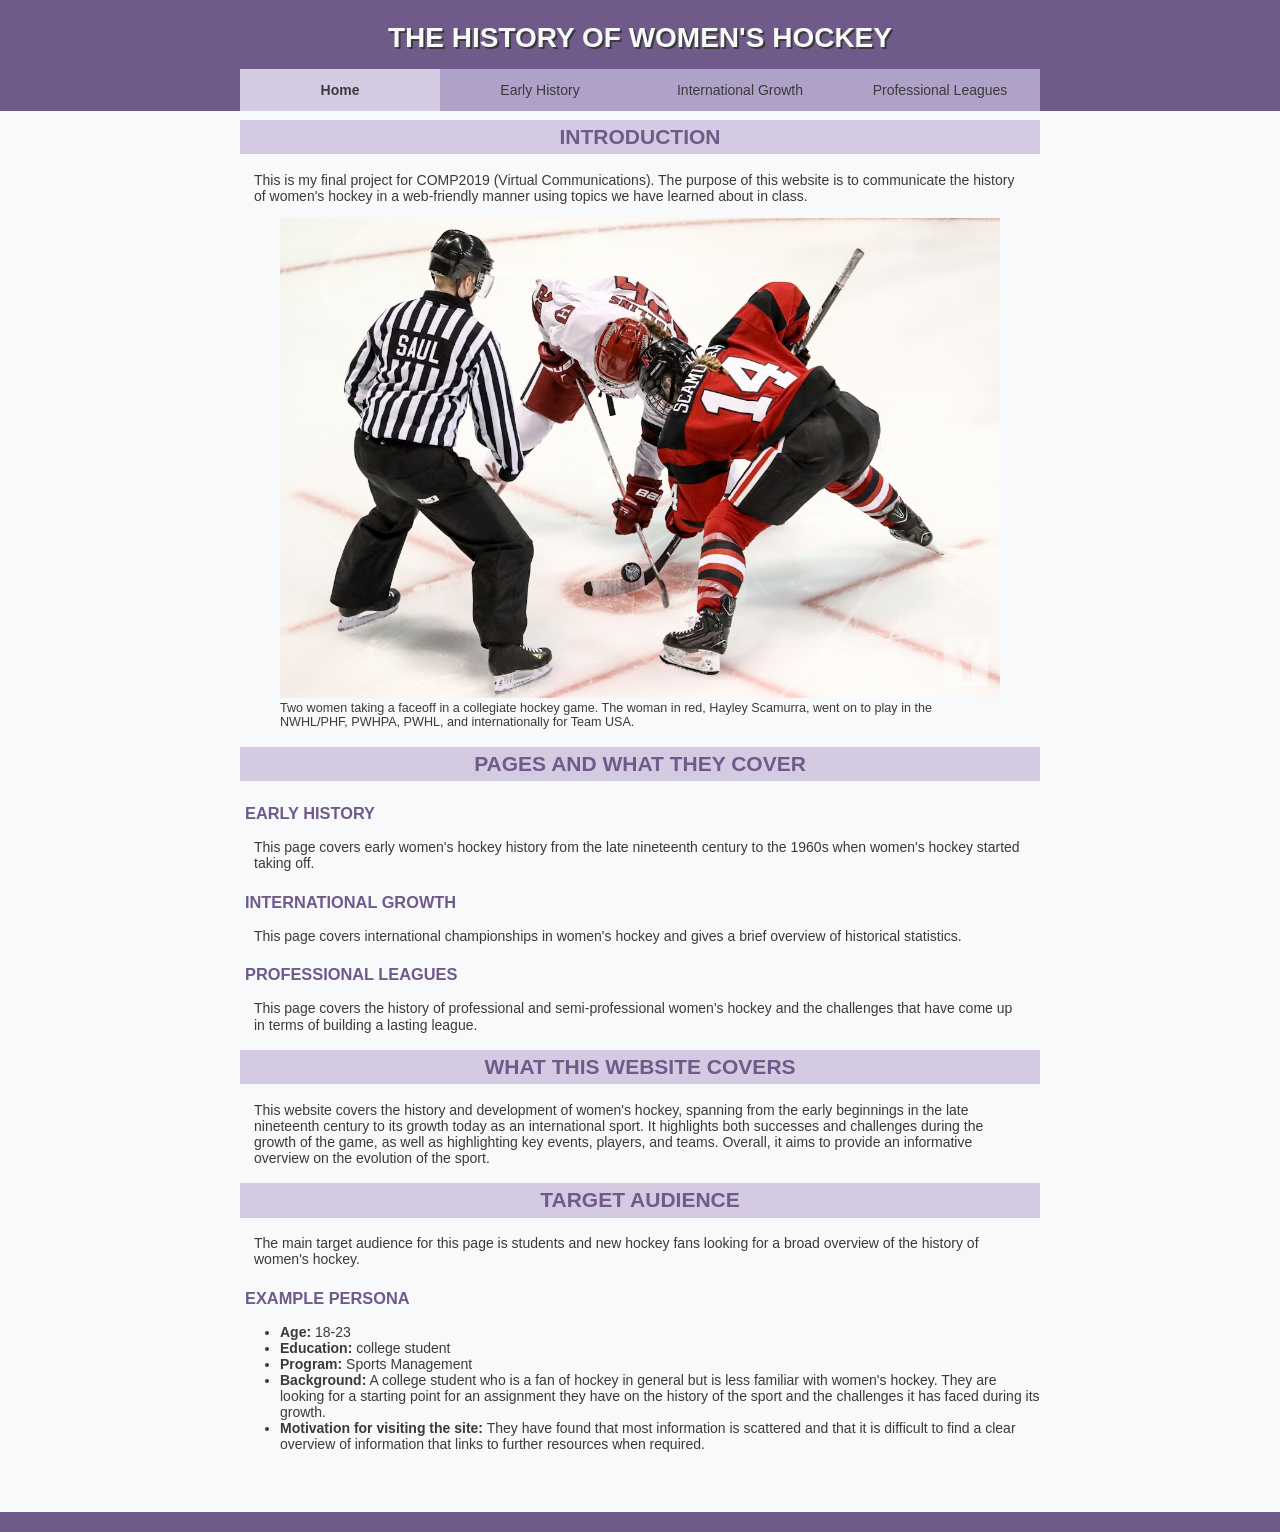
<file: index.html>
<!DOCTYPE html>
<html lang="en">
<head>
    <meta charset="UTF-8">
    <meta name="viewport" content="width=device-width, initial-scale=1.0">
    <title>Home - COMM2019 Assignment</title>
    <link href="css/normalize.css" rel="stylesheet">
    <link href="css/styles.css" rel="stylesheet">
</head>
<body>
    <header>
        <h1>The History of Women's Hockey</h1>
        <nav>
            <ul>
                <li><a href="index.html" id="selected">Home</a></li>
                <li><a href="womens-hockey-history.html">Early History</a></li>
                <li><a href="international-growth.html">International Growth</a></li>
                <li><a href="professional-leagues.html">Professional Leagues</a></li>
            </ul>
        </nav>
    </header>
    <main>
        <div class="container">
            <section id="topic-intro">
                <h2>Introduction</h2>
                <p>This is my final project for COMP2019 (Virtual Communications). The purpose of this website is to communicate the history of women's hockey in a web-friendly manner using topics we have learned about in class.</p>
            </section>
            <figure>
                <img src="images/collegiate-hockey.png" alt="A photo of two women playing hockey at the collegiate level.">
                <figcaption>Two women taking a faceoff in a collegiate hockey game. The woman in red, Hayley Scamurra, went on to play in the NWHL/PHF, PWHPA, PWHL, and internationally for Team USA. </figcaption>
            </figure>
            <section>
                <h2>Pages and what they cover</h2>
                <h3>Early History</h3>
                <p>This page covers early women's hockey history from the late nineteenth century to the 1960s when women's hockey started taking off.</p>
                <h3>International Growth</h3>
                <p>This page covers international championships in women's hockey and gives a brief overview of historical statistics.</p>
                <h3>Professional Leagues</h3>
                <p>This page covers the history of professional and semi-professional women's hockey and the challenges that have come up in terms of building a lasting league.</p>
            </section>
            <section>
                <h2>What this website covers</h2>
                <p>This website covers the history and development of women's hockey, spanning from the early beginnings in the late nineteenth century to its growth today as an international sport. It highlights both successes and challenges during the growth of the game, as well as highlighting key events, players, and teams. Overall, it aims to provide an informative overview on the evolution of the sport.</p>
            </section>
            <section>
                <h2>Target Audience</h2>
                <p>The main target audience for this page is students and new hockey fans looking for a broad overview of the history of women's hockey.</p>
                <h3>Example Persona</h3>
                <ul>
                    <li><b>Age:</b> 18-23</li>
                    <li><b>Education:</b> college student</li>
                    <li><b>Program:</b> Sports Management</li>
                    <li><b>Background:</b> A college student who is a fan of hockey in general but is less familiar with women's hockey. They are looking for a starting point for an assignment they have on the history of the sport and the challenges it has faced during its growth.</li>
                    <li><b>Motivation for visiting the site:</b> They have found that most information is scattered and that it is difficult to find a clear overview of information that links to further resources when required.</li>
                </ul>
            </section>
        </div>
    </main>
    <footer>

    </footer>
</body>
</html>
</file>
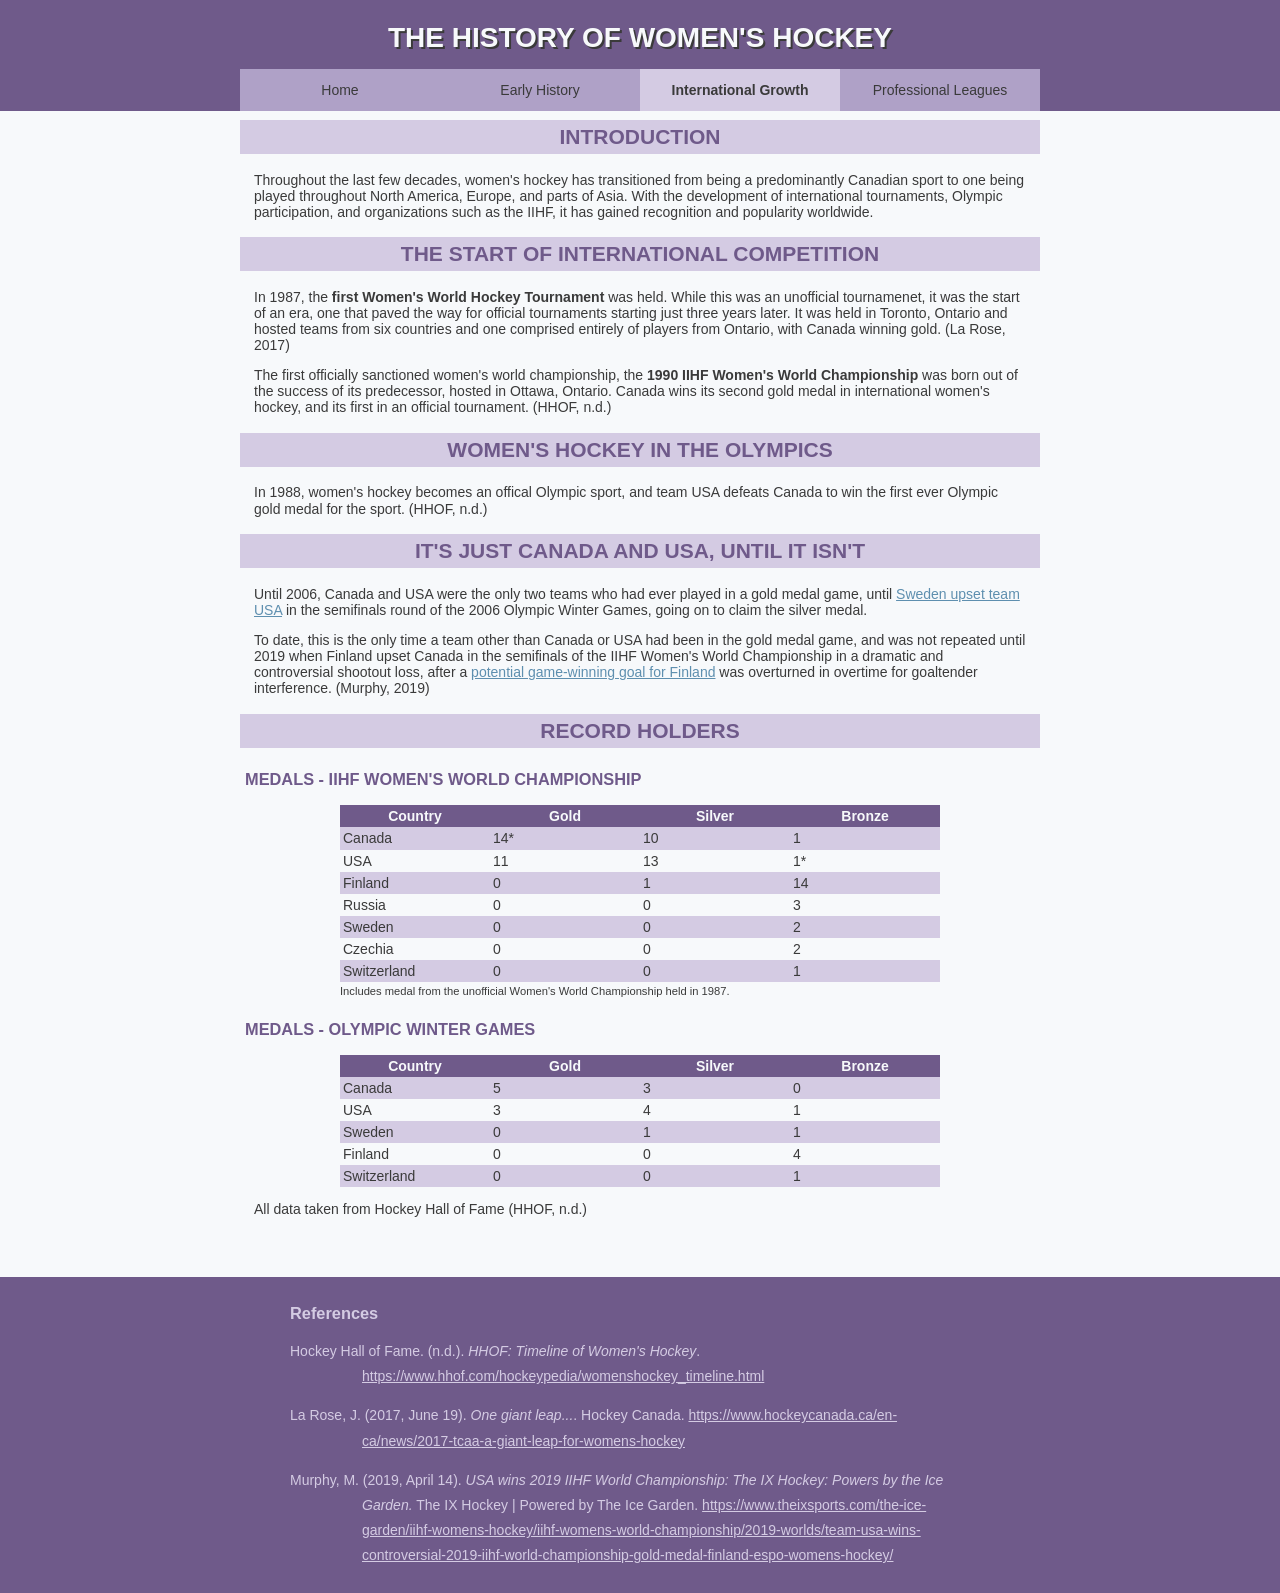
<file: international-growth.html>
<!DOCTYPE html>
<html lang="en">
<head>
    <meta charset="UTF-8">
    <meta name="viewport" content="width=device-width, initial-scale=1.0">
    <title>International Growth - COMM2019 Assignment</title>
    <link href="css/normalize.css" rel="stylesheet">
    <link href="css/styles.css" rel="stylesheet">
</head>
<body>
    <header>
        <h1>The History of Women's Hockey</h1>
        <nav>
            <ul>
                <li><a href="index.html">Home</a></li>
                <li><a href="womens-hockey-history.html">Early History</a></li>
                <li><a href="international-growth.html" id="selected">International Growth</a></li>
                <li><a href="professional-leagues.html">Professional Leagues</a></li>
            </ul>
        </nav>
    </header>
    <main>
        <div class="container">
            <section id="topic-intro">
                <h2>Introduction</h2>
                <p>Throughout the last few decades, women's hockey has transitioned from being a predominantly Canadian sport to one being played throughout North America, Europe, and parts of Asia. With the development of international tournaments, Olympic participation, and organizations such as the IIHF, it has gained recognition and popularity worldwide. </p>
            </section>
            <section>
                <h2>The Start of International Competition</h2>
                <p>In 1987, the <strong>first Women's World Hockey Tournament</strong> was held. While this was an unofficial tournamenet, it was the start of an era, one that paved the way for official tournaments starting just three years later. It was held in Toronto, Ontario and hosted teams from six countries and one comprised entirely of players from Ontario, with Canada winning gold. (La Rose, 2017)</p>
                <p>The first officially sanctioned women's world championship, the <strong>1990 IIHF Women's World Championship</strong> was born out of the success of its predecessor, hosted in Ottawa, Ontario. Canada wins its second gold medal in international women's hockey, and its first in an official tournament. (HHOF, n.d.)</p>
            </section>
            <section>
                <h2>Women's Hockey in the Olympics</h2>
                <p>In 1988, women's hockey becomes an offical Olympic sport, and team USA defeats Canada to win the first ever Olympic gold medal for the sport. (HHOF, n.d.)</p>
            </section>
            <section>
                <h2>It's just Canada and USA, Until it Isn't</h2>
                <p>Until 2006, Canada and USA were the only two teams who had ever played in a gold medal game, until <a href="https://www.youtube.com/watch?v=XwVUHwEyJfg">Sweden upset team USA</a> in the semifinals round of the 2006 Olympic Winter Games, going on to claim the silver medal.</p>
                <p>To date, this is the only time a team other than Canada or USA had been in the gold medal game, and was not repeated until 2019 when Finland upset Canada in the semifinals of the IIHF Women's World Championship in a dramatic and controversial shootout loss, after a <a href="https://www.youtube.com/watch?v=TYcIdr7y_ew">potential game-winning goal for Finland</a> was overturned in overtime for goaltender interference. (Murphy, 2019)</p>
            </section>
            <section>
                <h2>Record Holders</h2>
                <h3>Medals - IIHF Women's World Championship</h3>
                <div>
                    <table>
                    <tr>
                        <th>Country</th>
                        <th>Gold</th>
                        <th>Silver</th>
                        <th>Bronze</th>
                    </tr>
                    <tr>
                        <td>Canada</td>
                        <td>14*</td>
                        <td>10</td>
                        <td>1</td>
                    </tr>
                    <tr>
                        <td>USA</td>
                        <td>11</td>
                        <td>13</td>
                        <td>1*</td>
                    </tr>
                    <tr>
                        <td>Finland</td>
                        <td>0</td>
                        <td>1</td>
                        <td>14</td>
                    </tr>
                    <tr>
                        <td>Russia</td>
                        <td>0</td>
                        <td>0</td>
                        <td>3</td>
                    </tr>
                    <tr>
                        <td>Sweden</td>
                        <td>0</td>
                        <td>0</td>
                        <td>2</td>
                    </tr>
                    <tr>
                        <td>Czechia</td>
                        <td>0</td>
                        <td>0</td>
                        <td>2</td>
                    </tr>
                    <tr>
                        <td>Switzerland</td>
                        <td>0</td>
                        <td>0</td>
                        <td>1</td>
                    </tr>
                    </table>
                    <small>Includes medal from the unofficial Women's World Championship held in 1987.</small>
                </div>
                <h3>Medals - Olympic Winter Games</h3>
                <div>
                    <table>
                        <tr>
                            <th>Country</th>
                            <th>Gold</th>
                            <th>Silver</th>
                            <th>Bronze</th>
                        </tr>
                        <tr>
                            <td>Canada</td>
                            <td>5</td>
                            <td>3</td>
                            <td>0</td>
                        </tr>
                        <tr>
                            <td>USA</td>
                            <td>3</td>
                            <td>4</td>
                            <td>1</td>
                        </tr>
                        <tr>
                            <td>Sweden</td>
                            <td>0</td>
                            <td>1</td>
                            <td>1</td>
                        </tr>
                        <tr>
                            <td>Finland</td>
                            <td>0</td>
                            <td>0</td>
                            <td>4</td>
                        </tr>
                        <tr>
                            <td>Switzerland</td>
                            <td>0</td>
                            <td>0</td>
                            <td>1</td>
                        </tr>
                    </table>
                </div>
                <p>All data taken from Hockey Hall of Fame (HHOF, n.d.)</p>
            </section>
        
        </div>
    </main>
    <footer>
        <div id="references">
            <h3>References</h3>
            <p>Hockey Hall of Fame. (n.d.). <i>HHOF: Timeline of Women's Hockey</i>. <a href="https://www.hhof.com/hockeypedia/womenshockey_timeline.html">https://www.hhof.com/hockeypedia/womenshockey_timeline.html</a></p>
            <p>La Rose, J. (2017, June 19). <i>One giant leap...</i>. Hockey Canada. <a href="https://www.hockeycanada.ca/en-ca/news/2017-tcaa-a-giant-leap-for-womens-hockey">https://www.hockeycanada.ca/en-ca/news/2017-tcaa-a-giant-leap-for-womens-hockey</a></p>
            <p>Murphy, M. (2019, April 14). <i>USA wins 2019 IIHF World Championship: The IX Hockey: Powers by the Ice Garden.</i> The IX Hockey | Powered by The Ice Garden. <a href="https://www.theixsports.com/the-ice-garden/iihf-womens-hockey/iihf-womens-world-championship/2019-worlds/team-usa-wins-controversial-2019-iihf-world-championship-gold-medal-finland-espo-womens-hockey/">https://www.theixsports.com/the-ice-garden/iihf-womens-hockey/iihf-womens-world-championship/2019-worlds/team-usa-wins-controversial-2019-iihf-world-championship-gold-medal-finland-espo-womens-hockey/</a></p>
        </div>
    </footer>
</body>
</html>
</file>
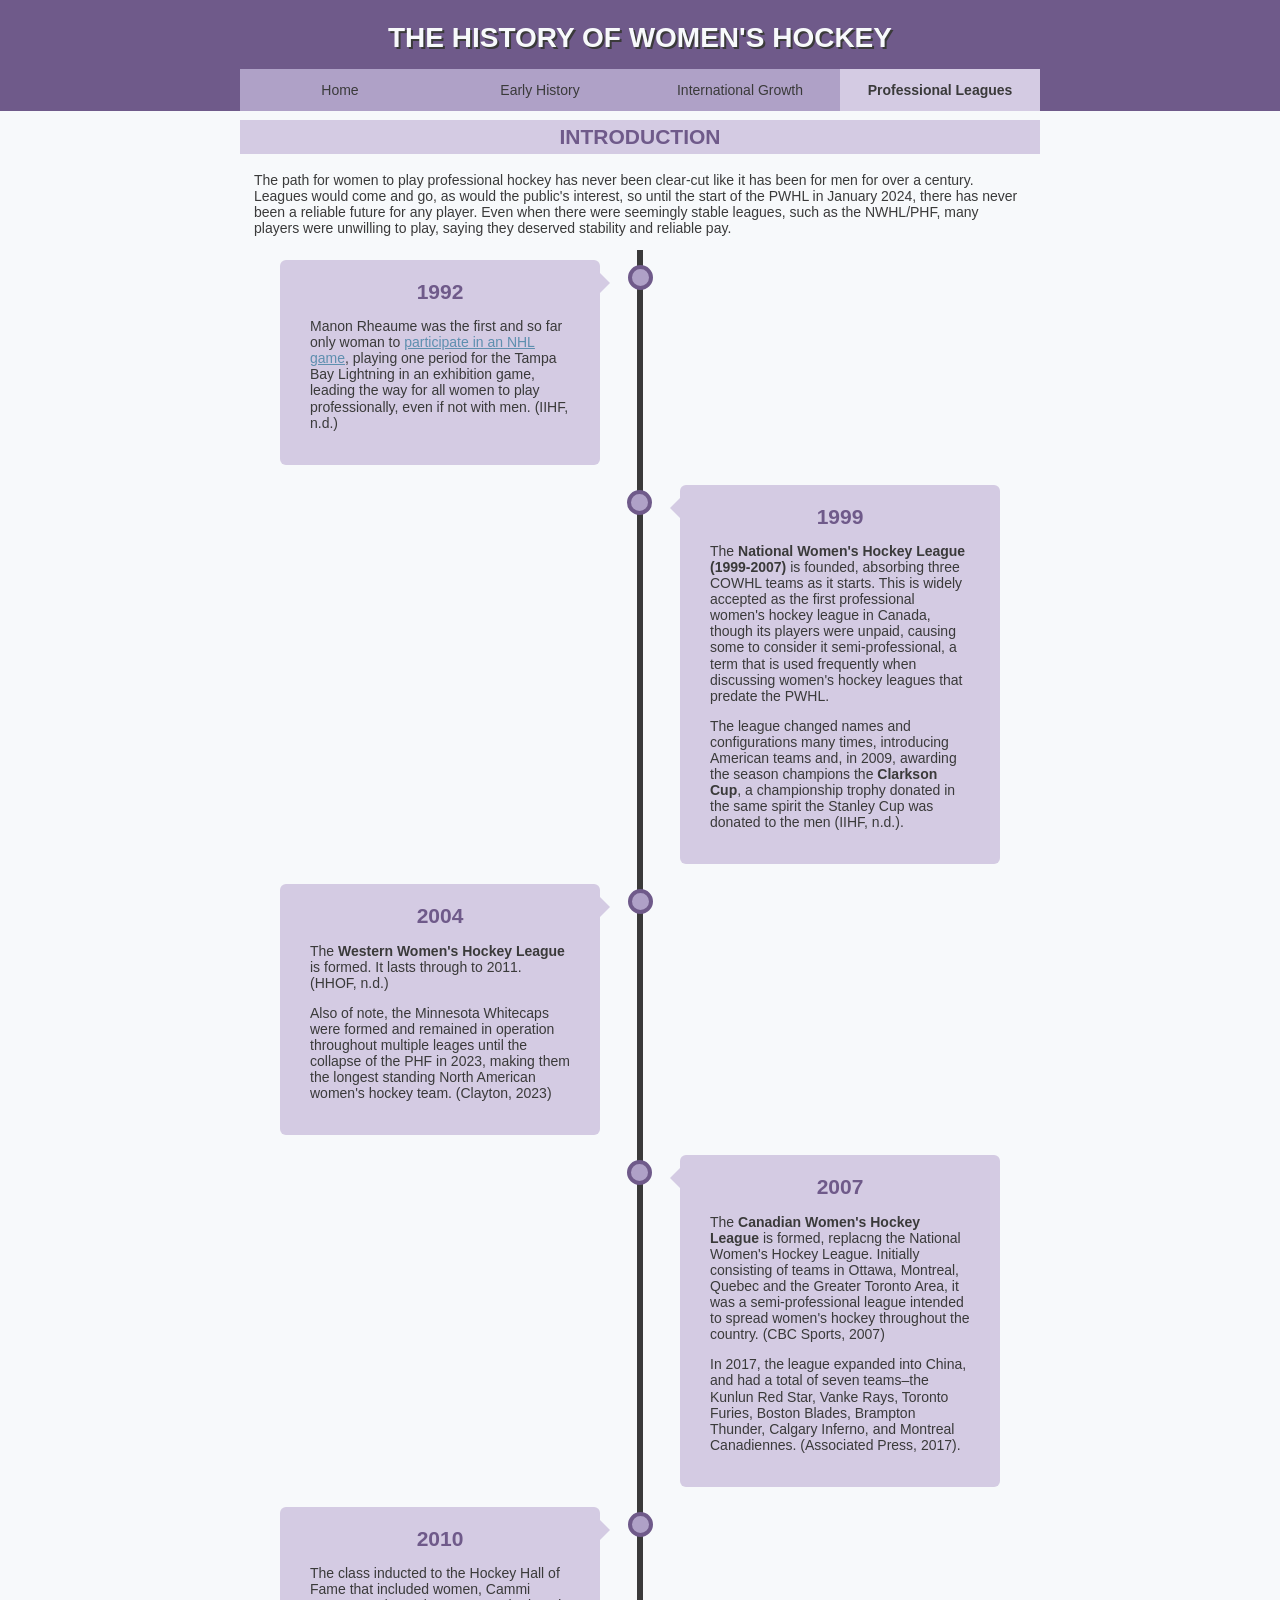
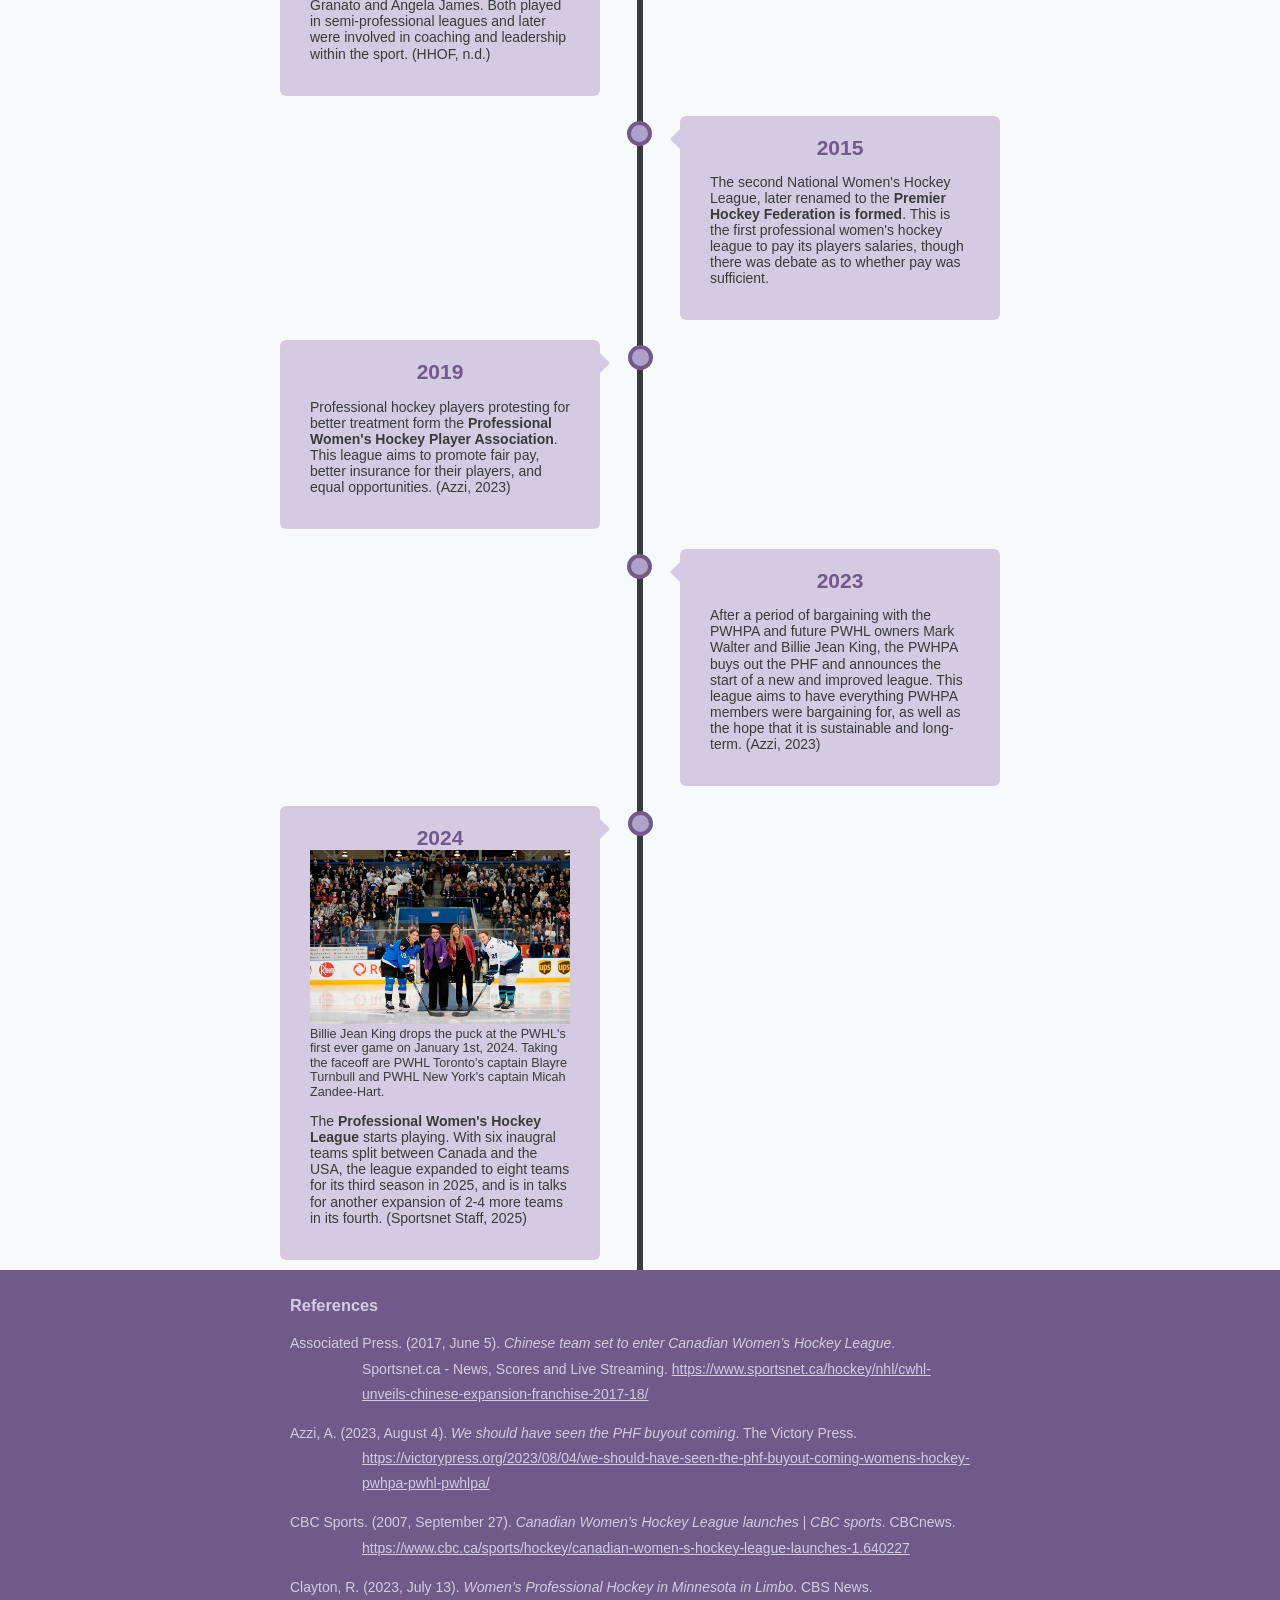
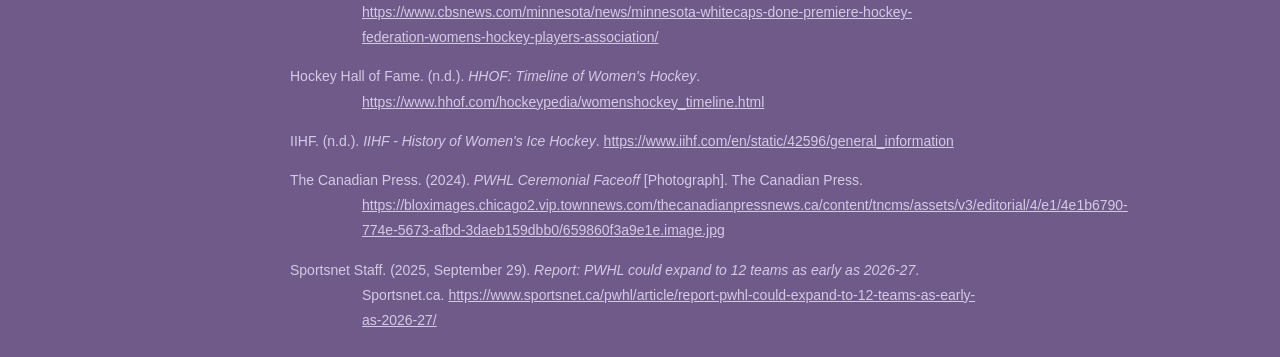
<file: professional-leagues.html>
<!DOCTYPE html>
<html lang="en">
<head>
    <meta charset="UTF-8">
    <meta name="viewport" content="width=device-width, initial-scale=1.0">
    <title>Professional Leagues - COMM2019 Assignment</title>
    <link href="css/normalize.css" rel="stylesheet">
    <link href="css/styles.css" rel="stylesheet">
</head>
<body>
    <header>
        <h1>The History of Women's Hockey</h1>
        <nav>
            <ul>
                <li><a href="index.html">Home</a></li>
                <li><a href="womens-hockey-history.html">Early History</a></li>
                <li><a href="international-growth.html">International Growth</a></li>
                <li><a href="professional-leagues.html" id="selected">Professional Leagues</a></li>
            </ul>
        </nav>
    </header>
    <main>
        <div class="container">
            <section>
                <h2>Introduction</h2>
                <p>The path for women to play professional hockey has never been clear-cut like it has been for men for over a century. Leagues would come and go, as would the public's interest, so until the start of the PWHL in January 2024, there has never been a reliable future for any player. Even when there were seemingly stable leagues, such as the NWHL/PHF, many players were unwilling to play, saying they deserved stability and reliable pay. </p>
            </section>
            <section id="fulltimeline">
                <div class="timeline left">
                    <div class="content">
                        <h2>1992</h2>
                        <p>Manon Rheaume was the first and so far only woman to <a href="https://www.thescore.com/nhl/news/1301659">participate in an NHL game</a>, playing one period for the Tampa Bay Lightning in an exhibition game, leading the way for all women to play professionally, even if not with men. (IIHF, n.d.)</p>
                    </div>
                </div>
                <div class="timeline right">
                    <div class="content">
                        <h2>1999</h2>
                        <p>The <em>National Women's Hockey League (1999-2007)</em> is founded, absorbing three COWHL teams as it starts. This is widely accepted as the first professional women's hockey league in Canada, though its players were unpaid, causing some to consider it semi-professional, a term that is used frequently when discussing women's hockey leagues that predate the PWHL.</p>
                        <p>The league changed names and configurations many times, introducing American teams and, in 2009, awarding the season champions the <em>Clarkson Cup</em>, a championship trophy donated in the same spirit the Stanley Cup was donated to the men (IIHF, n.d.).</p>
                        
                    </div>
                </div>
                <div class="timeline left">
                    <div class="content">
                        <h2>2004</h2>
                        <p>The <em>Western Women's Hockey League</em> is formed. It lasts through to 2011. (HHOF, n.d.)</p>
                        <p>Also of note, the Minnesota Whitecaps were formed and remained in operation throughout multiple leages until the collapse of the PHF in 2023, making them the longest standing North American women's hockey team. (Clayton, 2023)</p>
                    </div>
                </div>
                <div class="timeline right">
                    <div class="content">
                        <h2>2007</h2>
                        <p>The <em>Canadian Women's Hockey League</em> is formed, replacng the National Women's Hockey League. Initially consisting of teams in Ottawa, Montreal, Quebec and the Greater Toronto Area, it was a semi-professional league intended to spread women's hockey throughout the country. (CBC Sports, 2007)</p>
                        <p>In 2017, the league expanded into China, and had a total of seven teams&ndash;the Kunlun Red Star, Vanke Rays, Toronto Furies, Boston Blades, Brampton Thunder, Calgary Inferno, and Montreal Canadiennes. (Associated Press, 2017). </p>
                    </div>
                </div>
                <div class="timeline left">
                    <div class="content">
                        <h2>2010</h2>
                        <p>The class inducted to the Hockey Hall of Fame that included women, Cammi Granato and Angela James. Both played in semi-professional leagues and later were involved in coaching and leadership within the sport. (HHOF, n.d.)</p>
                    </div>
                </div>
                <div class="timeline right">
                    <div class="content">
                        <h2>2015</h2>
                        <p>The second National Women's Hockey League, later renamed to the <em>Premier Hockey Federation is formed</em>. This is the first professional women's hockey league to pay its players salaries, though there was debate as to whether pay was sufficient. </p>
                    </div>
                </div>
                <div class="timeline left">
                    <div class="content">
                        <h2>2019</h2>
                        <p>Professional hockey players protesting for better treatment form the <em>Professional Women's Hockey Player Association</em>. This league aims to promote fair pay, better insurance for their players, and equal opportunities. (Azzi, 2023)</p>
                    </div>
                </div>
                <div class="timeline right">
                    <div class="content">
                        <h2>2023</h2>
                        <p>After a period of bargaining with the PWHPA and future PWHL owners Mark Walter and Billie Jean King, the PWHPA buys out the PHF and announces the start of a new and improved league. This league aims to have everything PWHPA members were bargaining for, as well as the hope that it is sustainable and long-term. (Azzi, 2023)</p>
                    </div>
                </div>
                <div class="timeline left">
                    <div class="content">
                        <h2>2024</h2>
                        <figure class="tl-photo">
                            <img src="./images/opening-night-puck-drop.jpg" alt="Puck drop at the first PWHL game">
                            <figcaption>Billie Jean King drops the puck at the PWHL's first ever game on January 1st, 2024. Taking the faceoff are PWHL Toronto's captain Blayre Turnbull and PWHL New York's captain Micah Zandee-Hart.</figcaption>
                        </figure>
                        <p>The <em>Professional Women's Hockey League</em> starts playing. With six inaugral teams split between Canada and the USA, the league expanded to eight teams for its third season in 2025, and is in talks for another expansion of 2-4 more teams in its fourth. (Sportsnet Staff, 2025)</p>
                    </div>
                </div>

            </section>
        </div>
    </main>
    <footer>
        <div id="references">
            <h3>References</h3>
            <p>Associated Press. (2017, June 5). <i>Chinese team set to enter Canadian Women’s Hockey League</i>. Sportsnet.ca - News, Scores and Live Streaming. <a href="https://www.sportsnet.ca/hockey/nhl/cwhl-unveils-chinese-expansion-franchise-2017-18/">https://www.sportsnet.ca/hockey/nhl/cwhl-unveils-chinese-expansion-franchise-2017-18/</a> </p>
            <p>Azzi, A. (2023, August 4). <i>We should have seen the PHF buyout coming</i>. The Victory Press. <a href="https://victorypress.org/2023/08/04/we-should-have-seen-the-phf-buyout-coming-womens-hockey-pwhpa-pwhl-pwhlpa/">https://victorypress.org/2023/08/04/we-should-have-seen-the-phf-buyout-coming-womens-hockey-pwhpa-pwhl-pwhlpa/</a></p>
            <p>CBC Sports. (2007, September 27). <i>Canadian Women’s Hockey League launches | CBC sports</i>. CBCnews. <a href="https://www.cbc.ca/sports/hockey/canadian-women-s-hockey-league-launches-1.640227">https://www.cbc.ca/sports/hockey/canadian-women-s-hockey-league-launches-1.640227</a></p>
            <p>Clayton, R. (2023, July 13). <i>Women’s Professional Hockey in Minnesota in Limbo</i>. CBS News. <a href="https://www.cbsnews.com/minnesota/news/minnesota-whitecaps-done-premiere-hockey-federation-womens-hockey-players-association/">https://www.cbsnews.com/minnesota/news/minnesota-whitecaps-done-premiere-hockey-federation-womens-hockey-players-association/</a></p>
            <p>Hockey Hall of Fame. (n.d.). <i>HHOF: Timeline of Women's Hockey</i>. <a href="https://www.hhof.com/hockeypedia/womenshockey_timeline.html">https://www.hhof.com/hockeypedia/womenshockey_timeline.html</a></p>
            <p>IIHF. (n.d.). <i>IIHF - History of Women's Ice Hockey</i>. <a href="https://www.iihf.com/en/static/42596/general_information">https://www.iihf.com/en/static/42596/general_information</a></p>
            <p>The Canadian Press. (2024). <i>PWHL Ceremonial Faceoff</i> [Photograph]. The Canadian Press. <a href="https://bloximages.chicago2.vip.townnews.com/thecanadianpressnews.ca/content/tncms/assets/v3/editorial/4/e1/4e1b6790-774e-5673-afbd-3daeb159dbb0/659860f3a9e1e.image.jpg">https://bloximages.chicago2.vip.townnews.com/thecanadianpressnews.ca/content/tncms/assets/v3/editorial/4/e1/4e1b6790-774e-5673-afbd-3daeb159dbb0/659860f3a9e1e.image.jpg</a></p>
            <p>Sportsnet Staff. (2025, September 29). <i>Report: PWHL could expand to 12 teams as early as 2026-27</i>. Sportsnet.ca. <a href="https://www.sportsnet.ca/pwhl/article/report-pwhl-could-expand-to-12-teams-as-early-as-2026-27/">https://www.sportsnet.ca/pwhl/article/report-pwhl-could-expand-to-12-teams-as-early-as-2026-27/</a></p>

        </div>
    </footer>
</body>
</html>
</file>
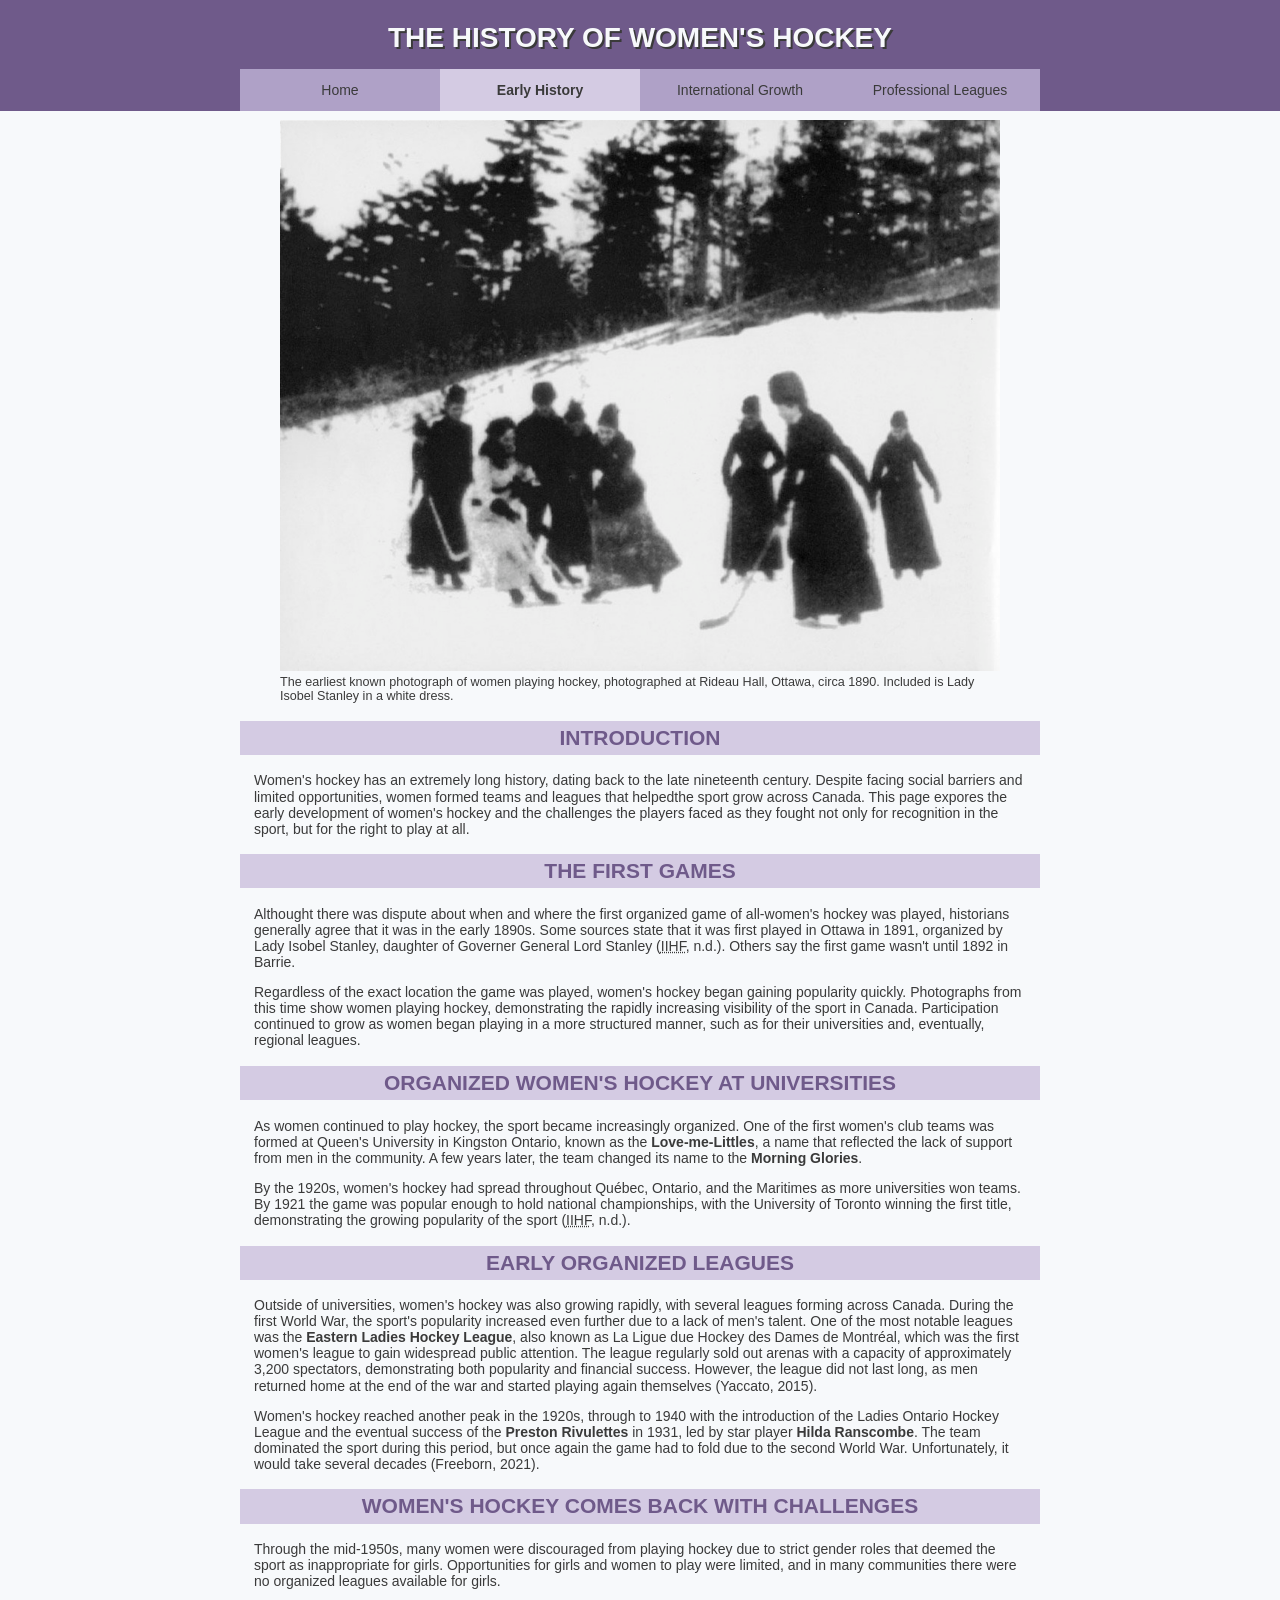
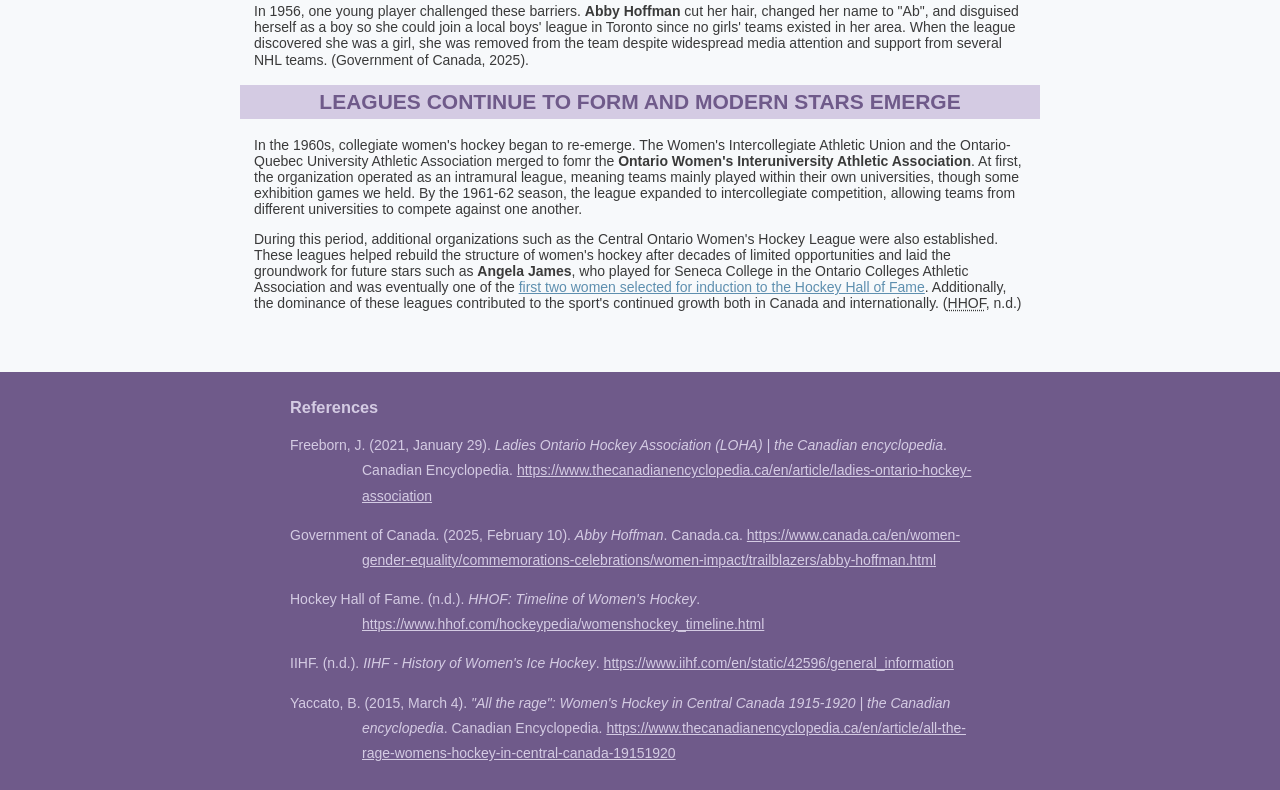
<file: womens-hockey-history.html>
<!DOCTYPE html>
<html lang="en">
<head>
    <meta charset="UTF-8">
    <meta name="viewport" content="width=device-width, initial-scale=1.0">
    <title>History of Women's Hockey - COMM2019 Assignment</title>
    <link href="css/normalize.css" rel="stylesheet">
    <link href="css/styles.css" rel="stylesheet">
</head>
<body>
    <header>
        <h1>The History of Women's Hockey</h1>
        <nav>
            <ul>
                <li><a href="index.html">Home</a></li>
                <li><a href="womens-hockey-history.html" id="selected">Early History</a></li>
                <li><a href="international-growth.html">International Growth</a></li>
                <li><a href="professional-leagues.html">Professional Leagues</a></li>
            </ul>
        </nav>
    </header>
    <main>
        <div class="container">
            <figure>
                <img src="images/first-womens-hockey-photograph.jpg" alt="A black and white image of women in dresses playing hockey.">
                <figcaption>The earliest known photograph of women playing hockey, photographed at Rideau Hall, Ottawa, circa 1890. Included is Lady Isobel Stanley in a white dress.</figcaption>
            </figure>
            <section id="topic-intro">
                <h2>Introduction</h2>
                <p>Women's hockey has an extremely long history, dating back to the late nineteenth century. Despite facing social barriers and limited opportunities, women formed teams and leagues that helpedthe sport grow across Canada. This page expores the early development of women's hockey and the challenges the players faced as they fought not only for recognition in the sport, but for the right to play at all.</p>
            </section>
            <section>
                <h2>The First Games</h2>
                <p>Althought there was dispute about when and where the first organized game of all-women's hockey was played, historians generally agree that it was in the early 1890s. Some sources state that it was first played in Ottawa in 1891, organized by Lady Isobel Stanley, daughter of Governer General Lord Stanley (<abbr title="International Ice Hockey Federation">IIHF</abbr>, n.d.). Others say the first game wasn't until 1892 in Barrie.</p>
                <p>Regardless of the exact location the game was played, women's hockey began gaining popularity quickly. Photographs from this time show women playing hockey, demonstrating the rapidly increasing visibility of the sport in Canada. Participation continued to grow as women began playing in a more structured manner, such as for their universities and, eventually, regional leagues.</p>
            </section>
            <section>
                <h2>Organized Women's Hockey at Universities</h2>
                <p>As women continued to play hockey, the sport became increasingly organized. One of the first women's club teams was formed at Queen's University in Kingston Ontario, known as the <em>Love-me-Littles</em>, a name that reflected the lack of support from men in the community. A few years later, the team changed its name to the <em>Morning Glories</em>.</p>
                <p>By the 1920s, women's hockey had spread throughout Qu&eacute;bec, Ontario, and the Maritimes as more universities won teams. By 1921 the game was popular enough to hold national championships, with the University of Toronto winning the first title, demonstrating the growing popularity of the sport (<abbr title="International Ice Hockey Federation">IIHF</abbr>, n.d.).</p>
            </section>
            <section>
                <h2>Early Organized Leagues</h2>
                <p>Outside of universities, women's hockey was also growing rapidly, with several leagues forming across Canada. During the first World War, the sport's popularity increased even further due to a lack of men's talent. One of the most notable leagues was the <em>Eastern Ladies Hockey League</em>, also known as <span lang="fr">La Ligue due Hockey des Dames de Montr&eacute;al</span>, which was the first women's league to gain widespread public attention. The league regularly sold out arenas with a capacity of approximately 3,200 spectators, demonstrating both popularity and financial success. However, the league did not last long, as men returned home at the end of the war and started playing again themselves (Yaccato, 2015). </p>
                <p>Women's hockey reached another peak in the 1920s, through to 1940 with the introduction of the Ladies Ontario Hockey League and the eventual success of the <em>Preston Rivulettes</em> in 1931, led by star player <em>Hilda Ranscombe</em>. The team dominated the sport during this period, but once again the game had to fold due to the second World War. Unfortunately, it would take several decades (Freeborn, 2021).</p>
            </section>
            <section>
                <h2>Women's Hockey Comes Back with Challenges</h2>
                <p>Through the mid-1950s, many women were discouraged from playing hockey due to strict gender roles that deemed the sport as inappropriate for girls. Opportunities for girls and women to play were limited, and in many communities there were no organized leagues available for girls.</p>
                <p>In 1956, one young player challenged these barriers. <em>Abby Hoffman</em> cut her hair, changed her name to "Ab", and disguised herself as a boy so she could join a local boys' league in Toronto since no girls' teams existed in her area. When the league discovered she was a girl, she was removed from the team despite widespread media attention and support from several NHL teams. (Government of Canada, 2025).</p>
            </section>
            <section>
                <h2>Leagues Continue to Form and Modern Stars Emerge</h2>
                <p>In the 1960s, collegiate women's hockey began to re-emerge. The Women's Intercollegiate Athletic Union and the Ontario-Quebec University Athletic Association merged to fomr the <em>Ontario Women's Interuniversity Athletic Association</em>. At first, the organization operated as an intramural league, meaning teams mainly played within their own universities, though some exhibition games we held. By the 1961-62 season, the league expanded to intercollegiate competition, allowing teams from different universities to compete against one another.</p>
                <p>During this period, additional organizations such as the Central Ontario Women's Hockey League were also established. These leagues helped rebuild the structure of women's hockey after decades of limited opportunities and laid the groundwork for future stars such as <em>Angela James</em>, who played for Seneca College in the Ontario Colleges Athletic Association and was eventually one of the <a href="https://www.hhof.com/induction_archives/ind10prolog.shtml">first two women selected for induction to the Hockey Hall of Fame</a>. Additionally, the dominance of these leagues contributed to the sport's continued growth both in Canada and internationally. (<abbr title="Hockey Hall of Fame">HHOF</abbr>, n.d.)</p>
            </section>
        </div>
    </main>
    <footer>
        <div id="references">
            <h3>References</h3>
            <p>Freeborn, J. (2021, January 29). <i>Ladies Ontario Hockey Association (LOHA) | the Canadian encyclopedia</i>. Canadian Encyclopedia. <a href="https://www.thecanadianencyclopedia.ca/en/article/ladies-ontario-hockey-association">https://www.thecanadianencyclopedia.ca/en/article/ladies-ontario-hockey-association</a></p>
            <p>Government of Canada. (2025, February 10). <i>Abby Hoffman</i>. Canada.ca. <a href="https://www.canada.ca/en/women-gender-equality/commemorations-celebrations/women-impact/trailblazers/abby-hoffman.html">https://www.canada.ca/en/women-gender-equality/commemorations-celebrations/women-impact/trailblazers/abby-hoffman.html</a></p>
            <p>Hockey Hall of Fame. (n.d.). <i>HHOF: Timeline of Women's Hockey</i>. <a href="https://www.hhof.com/hockeypedia/womenshockey_timeline.html">https://www.hhof.com/hockeypedia/womenshockey_timeline.html</a></p>
            <p>IIHF. (n.d.). <i>IIHF - History of Women's Ice Hockey</i>. <a href="https://www.iihf.com/en/static/42596/general_information">https://www.iihf.com/en/static/42596/general_information</a></p>
            <p>Yaccato, B. (2015, March 4). <i>"All the rage": Women's Hockey in Central Canada 1915-1920 | the Canadian encyclopedia</i>. Canadian Encyclopedia. <a href="https://www.thecanadianencyclopedia.ca/en/article/all-the-rage-womens-hockey-in-central-canada-19151920">https://www.thecanadianencyclopedia.ca/en/article/all-the-rage-womens-hockey-in-central-canada-19151920</a></p>
        </div>
    </footer>
</body>
</html>
</file>
<file: css/styles.css>
@charset "UTF-8";

html {
    box-sizing: border-box;
}

*, *::before, *::after {
    box-sizing: inherit;
}

body {
    color: #3a3a3a;
    background-color: #f7f9fb;
    font-size: 14px;
    font-family: sans-serif;
}

.container {
    max-width: 800px;
    margin: 120px auto;
    margin-bottom: 60px;
    height: 100%;
    min-height: 100vh;
}

p {
    padding: 0 1em;
}

h1, h2 {
    color: #6f5a8a;
    background-color: #d4cbe3;
    font-weight: bold;
    padding: 5px;
    text-align: center;
    text-transform: uppercase;
}

h3 {
    color: #6f5a8a;
    padding: 5px 5px 0 5px;
    text-transform: uppercase;
    font-weight: bolder;
}

a {
    color: #5e8faf;
}

a:hover {
    color: #5e8faf;
}

header, header h1 {
    background-color: #6f5a8a;
    color: #f7f9fb;
}

header h1 {
    text-shadow: 2px 2px #3a3a3a;
    padding: 0;
    margin: 0;
    line-height: 2.2em;
}

header {
    position: fixed;
    top: 0;
    left: 0;
    padding-top: 0.5em;
    width: 100%;
    z-index: 2;
}

nav ul {
    list-style-type: none;
    display: flex;
    margin: 0 auto;
    padding: 0;
    justify-content: center;
    align-items: center;
    height: 3em;
    width: 100%;
    max-width: 800px;
}

nav li {
    display: block;
    height: 100%;
    width: 25%;
    text-align: center;
}

nav li:last-child {
    margin-right: 0;
}

nav li a {
    display: block;
    padding: 0.5em;
    background: #afa1c7;
    text-decoration: none;
    color: #3a3a3a;    
    display: flex;
    align-items: center;
    justify-content: center;
    height: 100%;
}

nav li a:hover {
    background: #d4cbe3;
}

nav li a#selected {
    background: #d4cbe3;
    font-weight: bold;
}

img {
    width: 100%;
    margin: 0 auto;
}


.tl-photo {
    width: 100%;
    margin: 0 auto;
}

figcaption {
    font-size: 0.9em;
}

em {
    font-style: normal;
    font-weight: bold;
}

footer {
    background-color: #6f5a8a;
    padding: 10px;
    color: #d4cbe3
}

#references {
    max-width: 700px;
    margin: 0 auto;
}

#references h3 {
    background-color: #6f5a8a;
    color: #d4cbe3;
    text-transform: none;
    padding: 0;
}

#references p {
    padding-left: .75in;
    text-indent: -.75in;
    line-height: 1.8;
}

#references p a {
    color: #d4cbe3;
}

/* timeline styling for professional-leagues */

#fulltimeline {
    position: relative;
    max-width: fit-content;
    margin: 0 auto;
    margin-bottom: -60px;
}

#fulltimeline::after {
    content: "";
    position: absolute;
    width: 6px;
    background-color: #3a3a3a;
    top: 0;
    bottom: 0;
    left: 50%;
    margin-left: -3px;
}

.timeline {
    padding: 10px 40px;
    position: relative;
    background-color: inherit;
    width: 50%;
}

.timeline h2 {
    margin: 0;
    padding: 0;
}

.timeline p {
    padding: 0;
}

.timeline::after {
    content: "";
    position: absolute;
    width: 25px;
    height: 25px;
    right: -13px;
    background-color: #afa1c7;
    border: 4px solid #6f5a8a;
    top: 15px;
    border-radius: 50%;
    z-index: 1;
}

.left {
    left: 0;
}

.right {
    left: 50%;
}

.left::before {
    content: " ";
    height: 0;
    position: absolute;
    top: 22px;
    width: 0;
    z-index: 1;
    right: 30px;
    border: medium solid #d4cbe3;
    border-width: 11px 0 11px 11px;
    border-color: transparent transparent transparent #d4cbe3;
}

.right::before {
  content: " ";
  height: 0;
  position: absolute;
  top: 22px;
  width: 0;
  z-index: 1;
  left: 30px;
  border: medium solid #d4cbe3;
  border-width: 11px 11px 11px 0;
  border-color: transparent #d4cbe3 transparent transparent;
}

.right::after {
    left: -13px
}

.content {
    padding: 20px 30px;
    background-color: #d4cbe3;
    position: relative;
    border-radius: 6px;
}

/* table formatting */
div:has(table) {
    width: 80%;
    margin: 0 auto;
    max-width: 600px;
}

table {
    width: 100%;
}

th {
    background-color: #6f5a8a;
    color: #f7f9fb;
    width: 25%;
}

tr:nth-child(2n) td {
    background-color: #d4cbe3;
}

th, td, table, tr {
    border-collapse: collapse;
    padding: 3px;
}
</file>
